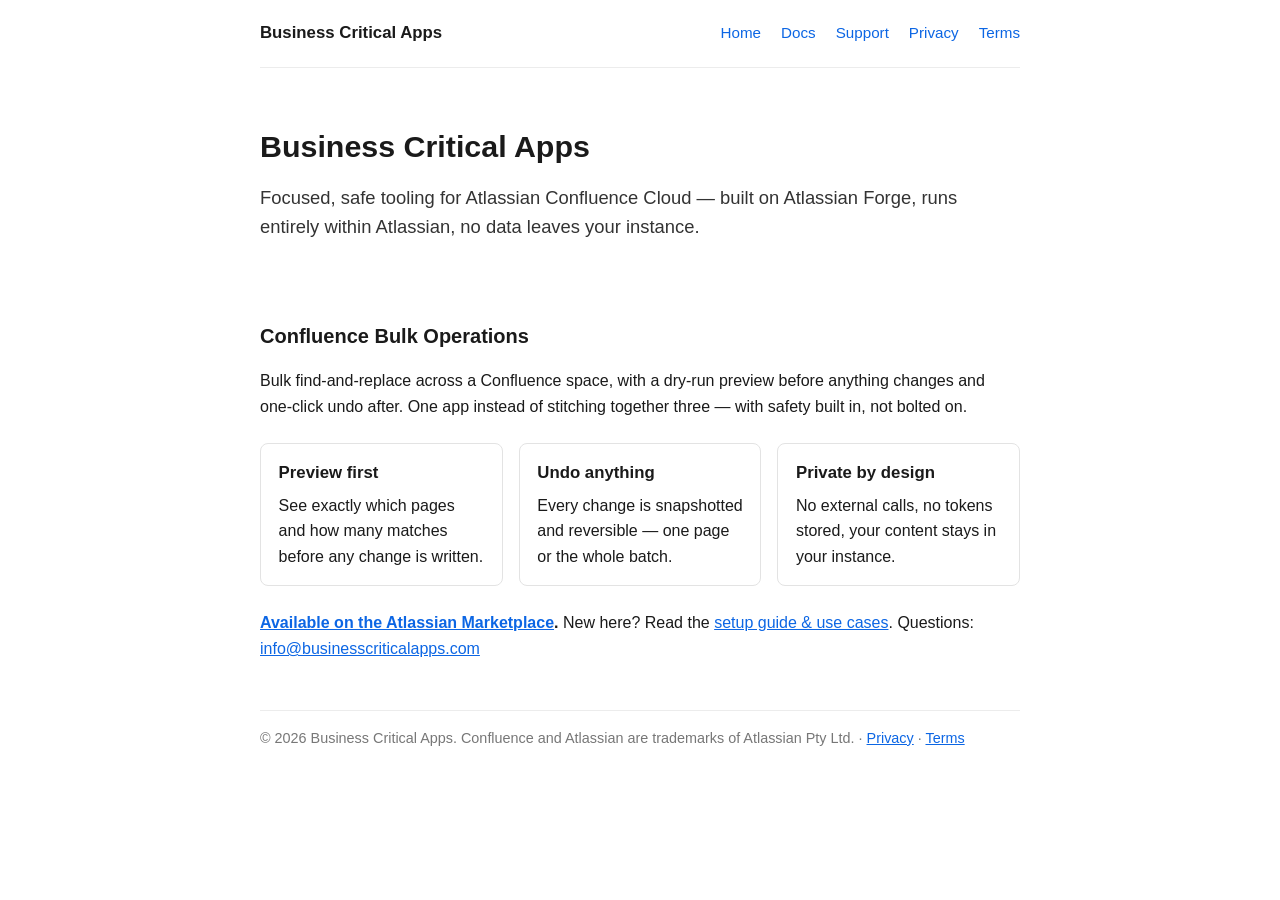
<file: index.html>
<!doctype html>
<html lang="en">
<head>
  <meta charset="utf-8" />
  <meta name="viewport" content="width=device-width, initial-scale=1" />
  <title>Business Critical Apps</title>
  <meta name="description" content="Business Critical Apps builds focused, safe tooling for Atlassian Confluence Cloud." />
  <link rel="canonical" href="https://businesscriticalapps.com/" />
  <link rel="stylesheet" href="/styles.css" />
</head>
<body>
  <nav class="site">
    <a class="brand" href="/">Business Critical Apps</a>
    <span class="links">
      <a href="/">Home</a>
      <a href="/docs">Docs</a>
      <a href="/support">Support</a>
      <a href="/privacy">Privacy</a>
      <a href="/terms">Terms</a>
    </span>
  </nav>

  <main>
    <section class="hero">
      <h1>Business Critical Apps</h1>
      <p class="lead">
        Focused, safe tooling for Atlassian Confluence Cloud — built on Atlassian Forge,
        runs entirely within Atlassian, no data leaves your instance.
      </p>
    </section>

    <h2>Confluence Bulk Operations</h2>
    <p>
      Bulk find-and-replace across a Confluence space, with a dry-run preview before anything changes
      and one-click undo after. One app instead of stitching together three — with safety built in,
      not bolted on.
    </p>

    <div class="card-row">
      <div class="card">
        <h3>Preview first</h3>
        See exactly which pages and how many matches before any change is written.
      </div>
      <div class="card">
        <h3>Undo anything</h3>
        Every change is snapshotted and reversible — one page or the whole batch.
      </div>
      <div class="card">
        <h3>Private by design</h3>
        No external calls, no tokens stored, your content stays in your instance.
      </div>
    </div>

    <p>
      <strong><a href="https://marketplace.atlassian.com/apps/192312721">Available on the Atlassian Marketplace</a>.</strong>
      New here? Read the <a href="/docs">setup guide &amp; use cases</a>.
      Questions: <a href="mailto:info@businesscriticalapps.com">info@businesscriticalapps.com</a>
    </p>

    <footer>
      © 2026 Business Critical Apps. Confluence and Atlassian are trademarks of Atlassian Pty Ltd.
      &middot; <a href="/privacy">Privacy</a> &middot; <a href="/terms">Terms</a>
    </footer>
  </main>
</body>
</html>
</file>
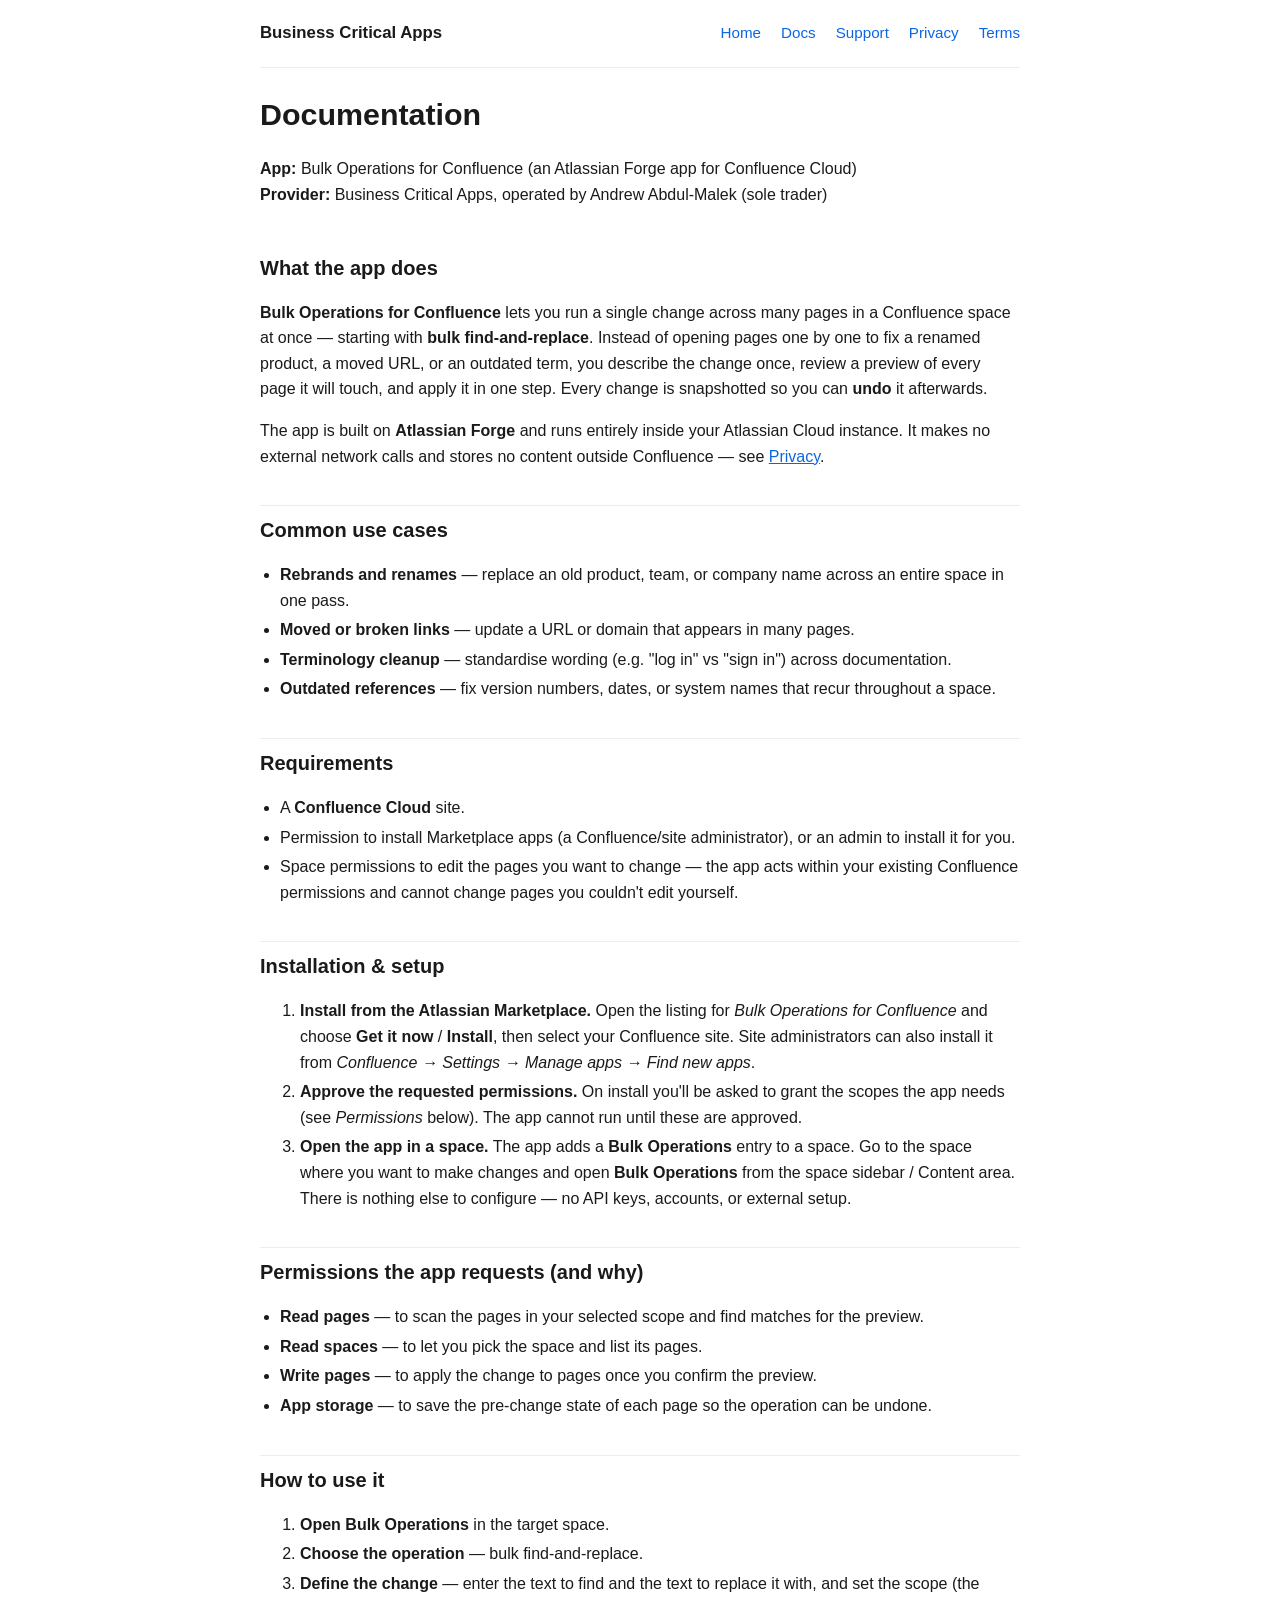
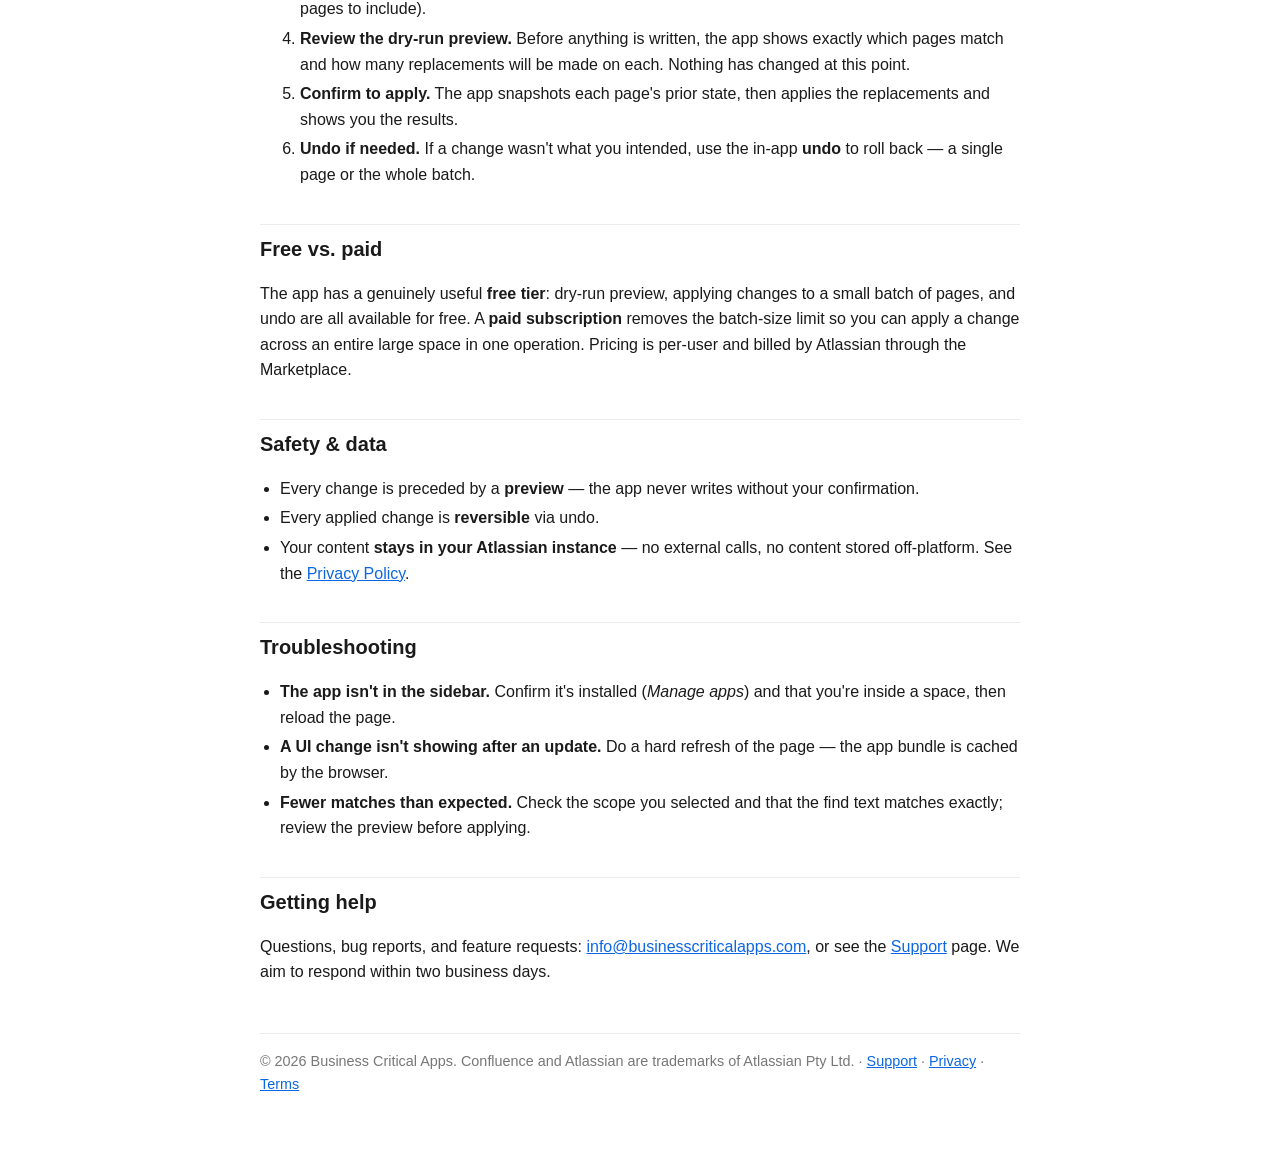
<file: docs/index.html>
<!doctype html>
<html lang="en">
<head>
  <meta charset="utf-8" />
  <meta name="viewport" content="width=device-width, initial-scale=1" />
  <title>Documentation — Bulk Operations for Confluence</title>
  <meta name="description" content="Setup guide and use cases for Bulk Operations for Confluence — bulk find-and-replace across a Confluence space with dry-run preview and one-click undo." />
  <link rel="canonical" href="https://businesscriticalapps.com/docs" />
  <link rel="stylesheet" href="/styles.css" />
</head>
<body>
  <nav class="site">
    <a class="brand" href="/">Business Critical Apps</a>
    <span class="links">
      <a href="/">Home</a>
      <a href="/docs">Docs</a>
      <a href="/support">Support</a>
      <a href="/privacy">Privacy</a>
      <a href="/terms">Terms</a>
    </span>
  </nav>

  <main>
    <h1>Documentation</h1>
    <p class="meta">
      <div><strong>App:</strong> Bulk Operations for Confluence (an Atlassian Forge app for Confluence Cloud)</div>
      <div><strong>Provider:</strong> Business Critical Apps, operated by Andrew Abdul-Malek (sole trader)</div>
    </p>

    <h2>What the app does</h2>
    <p>
      <strong>Bulk Operations for Confluence</strong> lets you run a single change across many pages in a
      Confluence space at once — starting with <strong>bulk find-and-replace</strong>. Instead of opening pages
      one by one to fix a renamed product, a moved URL, or an outdated term, you describe the change once, review
      a preview of every page it will touch, and apply it in one step. Every change is snapshotted so you can
      <strong>undo</strong> it afterwards.
    </p>
    <p>
      The app is built on <strong>Atlassian Forge</strong> and runs entirely inside your Atlassian Cloud
      instance. It makes no external network calls and stores no content outside Confluence — see
      <a href="/privacy">Privacy</a>.
    </p>

    <h2>Common use cases</h2>
    <ul>
      <li><strong>Rebrands and renames</strong> — replace an old product, team, or company name across an
        entire space in one pass.</li>
      <li><strong>Moved or broken links</strong> — update a URL or domain that appears in many pages.</li>
      <li><strong>Terminology cleanup</strong> — standardise wording (e.g. "log in" vs "sign in") across
        documentation.</li>
      <li><strong>Outdated references</strong> — fix version numbers, dates, or system names that recur
        throughout a space.</li>
    </ul>

    <h2>Requirements</h2>
    <ul>
      <li>A <strong>Confluence Cloud</strong> site.</li>
      <li>Permission to install Marketplace apps (a Confluence/site administrator), or an admin to install it
        for you.</li>
      <li>Space permissions to edit the pages you want to change — the app acts within your existing
        Confluence permissions and cannot change pages you couldn't edit yourself.</li>
    </ul>

    <h2>Installation &amp; setup</h2>
    <ol>
      <li><strong>Install from the Atlassian Marketplace.</strong> Open the listing for
        <em>Bulk Operations for Confluence</em> and choose <strong>Get it now</strong> / <strong>Install</strong>,
        then select your Confluence site. Site administrators can also install it from
        <em>Confluence&nbsp;→ Settings → Manage apps → Find new apps</em>.</li>
      <li><strong>Approve the requested permissions.</strong> On install you'll be asked to grant the scopes the
        app needs (see <em>Permissions</em> below). The app cannot run until these are approved.</li>
      <li><strong>Open the app in a space.</strong> The app adds a <strong>Bulk Operations</strong> entry to a
        space. Go to the space where you want to make changes and open <strong>Bulk Operations</strong> from the
        space sidebar / Content area. There is nothing else to configure — no API keys, accounts, or external
        setup.</li>
    </ol>

    <h2>Permissions the app requests (and why)</h2>
    <ul>
      <li><strong>Read pages</strong> — to scan the pages in your selected scope and find matches for the
        preview.</li>
      <li><strong>Read spaces</strong> — to let you pick the space and list its pages.</li>
      <li><strong>Write pages</strong> — to apply the change to pages once you confirm the preview.</li>
      <li><strong>App storage</strong> — to save the pre-change state of each page so the operation can be
        undone.</li>
    </ul>

    <h2>How to use it</h2>
    <ol>
      <li><strong>Open Bulk Operations</strong> in the target space.</li>
      <li><strong>Choose the operation</strong> — bulk find-and-replace.</li>
      <li><strong>Define the change</strong> — enter the text to find and the text to replace it with, and set
        the scope (the pages to include).</li>
      <li><strong>Review the dry-run preview.</strong> Before anything is written, the app shows exactly which
        pages match and how many replacements will be made on each. Nothing has changed at this point.</li>
      <li><strong>Confirm to apply.</strong> The app snapshots each page's prior state, then applies the
        replacements and shows you the results.</li>
      <li><strong>Undo if needed.</strong> If a change wasn't what you intended, use the in-app
        <strong>undo</strong> to roll back — a single page or the whole batch.</li>
    </ol>

    <h2>Free vs. paid</h2>
    <p>
      The app has a genuinely useful <strong>free tier</strong>: dry-run preview, applying changes to a small
      batch of pages, and undo are all available for free. A <strong>paid subscription</strong> removes the
      batch-size limit so you can apply a change across an entire large space in one operation. Pricing is
      per-user and billed by Atlassian through the Marketplace.
    </p>

    <h2>Safety &amp; data</h2>
    <ul>
      <li>Every change is preceded by a <strong>preview</strong> — the app never writes without your
        confirmation.</li>
      <li>Every applied change is <strong>reversible</strong> via undo.</li>
      <li>Your content <strong>stays in your Atlassian instance</strong> — no external calls, no content stored
        off-platform. See the <a href="/privacy">Privacy Policy</a>.</li>
    </ul>

    <h2>Troubleshooting</h2>
    <ul>
      <li><strong>The app isn't in the sidebar.</strong> Confirm it's installed (<em>Manage apps</em>) and that
        you're inside a space, then reload the page.</li>
      <li><strong>A UI change isn't showing after an update.</strong> Do a hard refresh of the page — the app
        bundle is cached by the browser.</li>
      <li><strong>Fewer matches than expected.</strong> Check the scope you selected and that the find text
        matches exactly; review the preview before applying.</li>
    </ul>

    <h2>Getting help</h2>
    <p>
      Questions, bug reports, and feature requests:
      <a href="mailto:info@businesscriticalapps.com">info@businesscriticalapps.com</a>, or see the
      <a href="/support">Support</a> page. We aim to respond within two business days.
    </p>

    <footer>
      © 2026 Business Critical Apps. Confluence and Atlassian are trademarks of Atlassian Pty Ltd.
      &middot; <a href="/support">Support</a> &middot; <a href="/privacy">Privacy</a> &middot; <a href="/terms">Terms</a>
    </footer>
  </main>
</body>
</html>
</file>
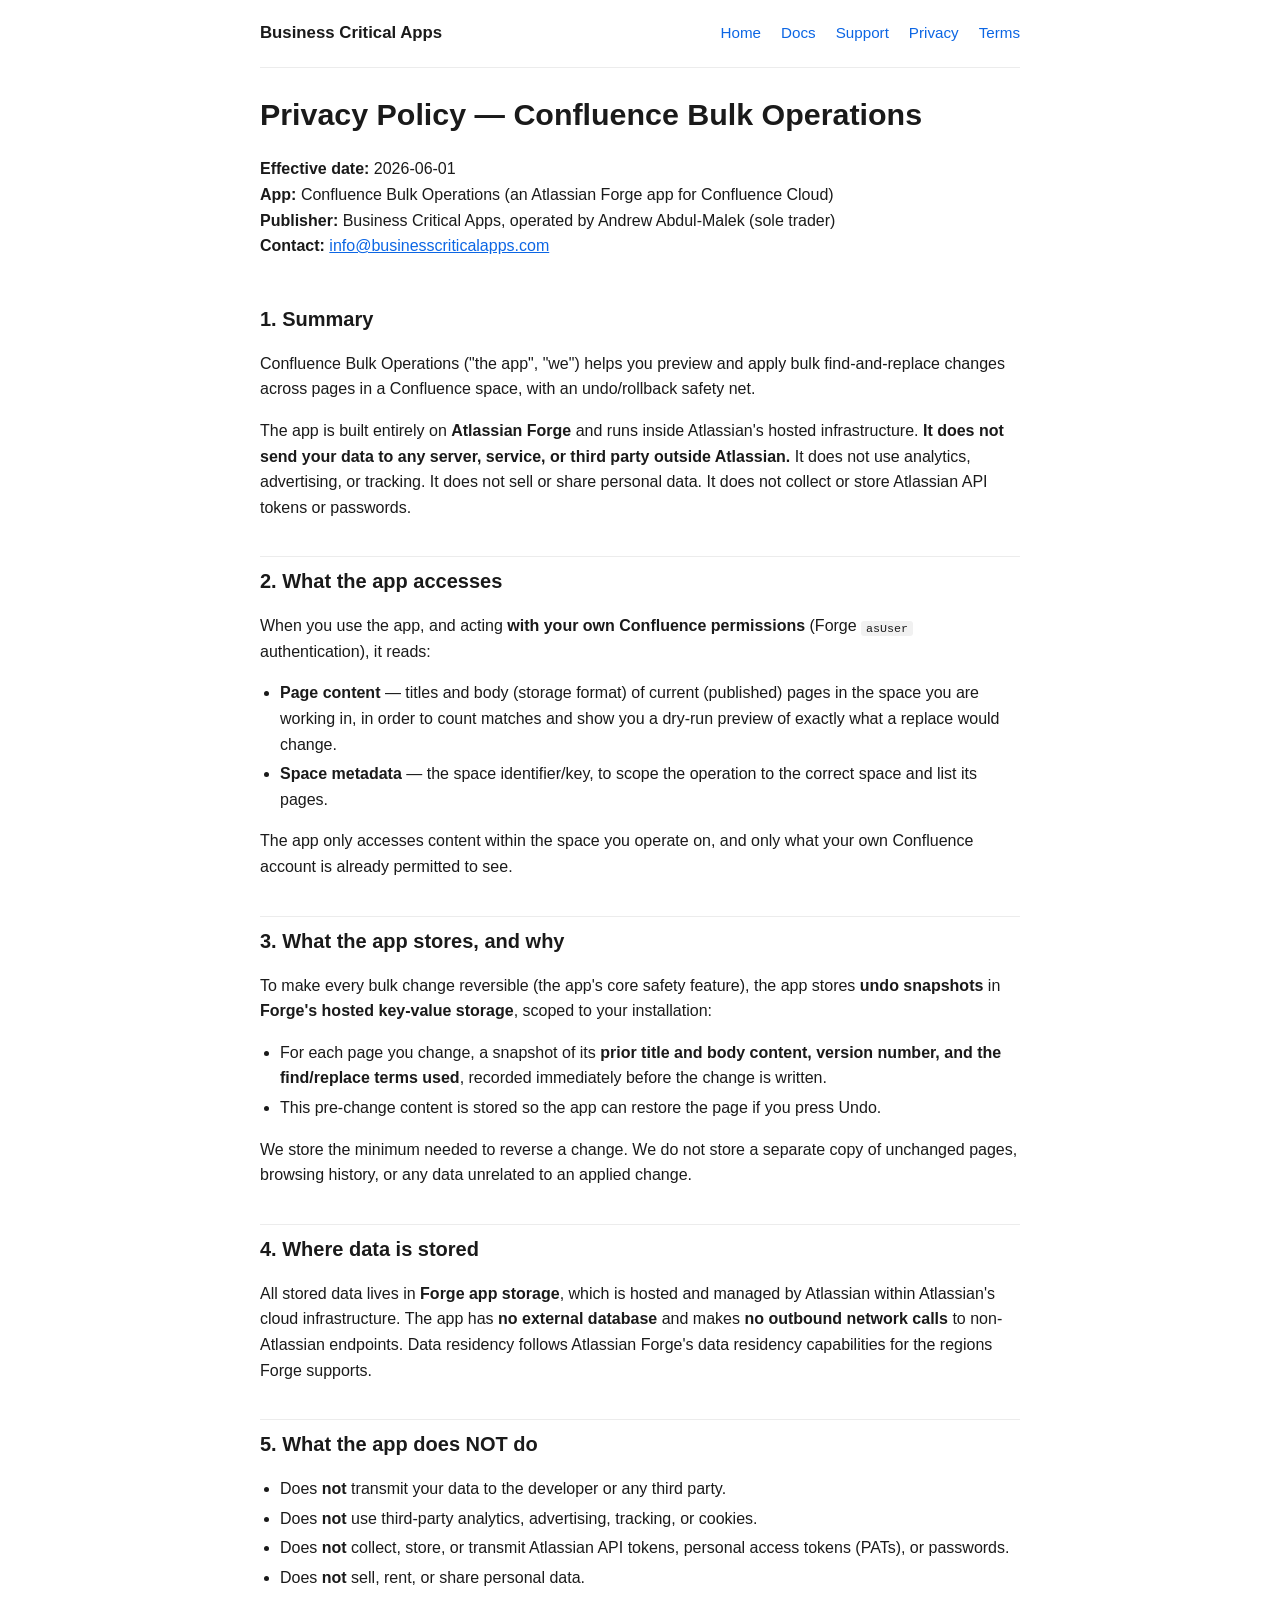
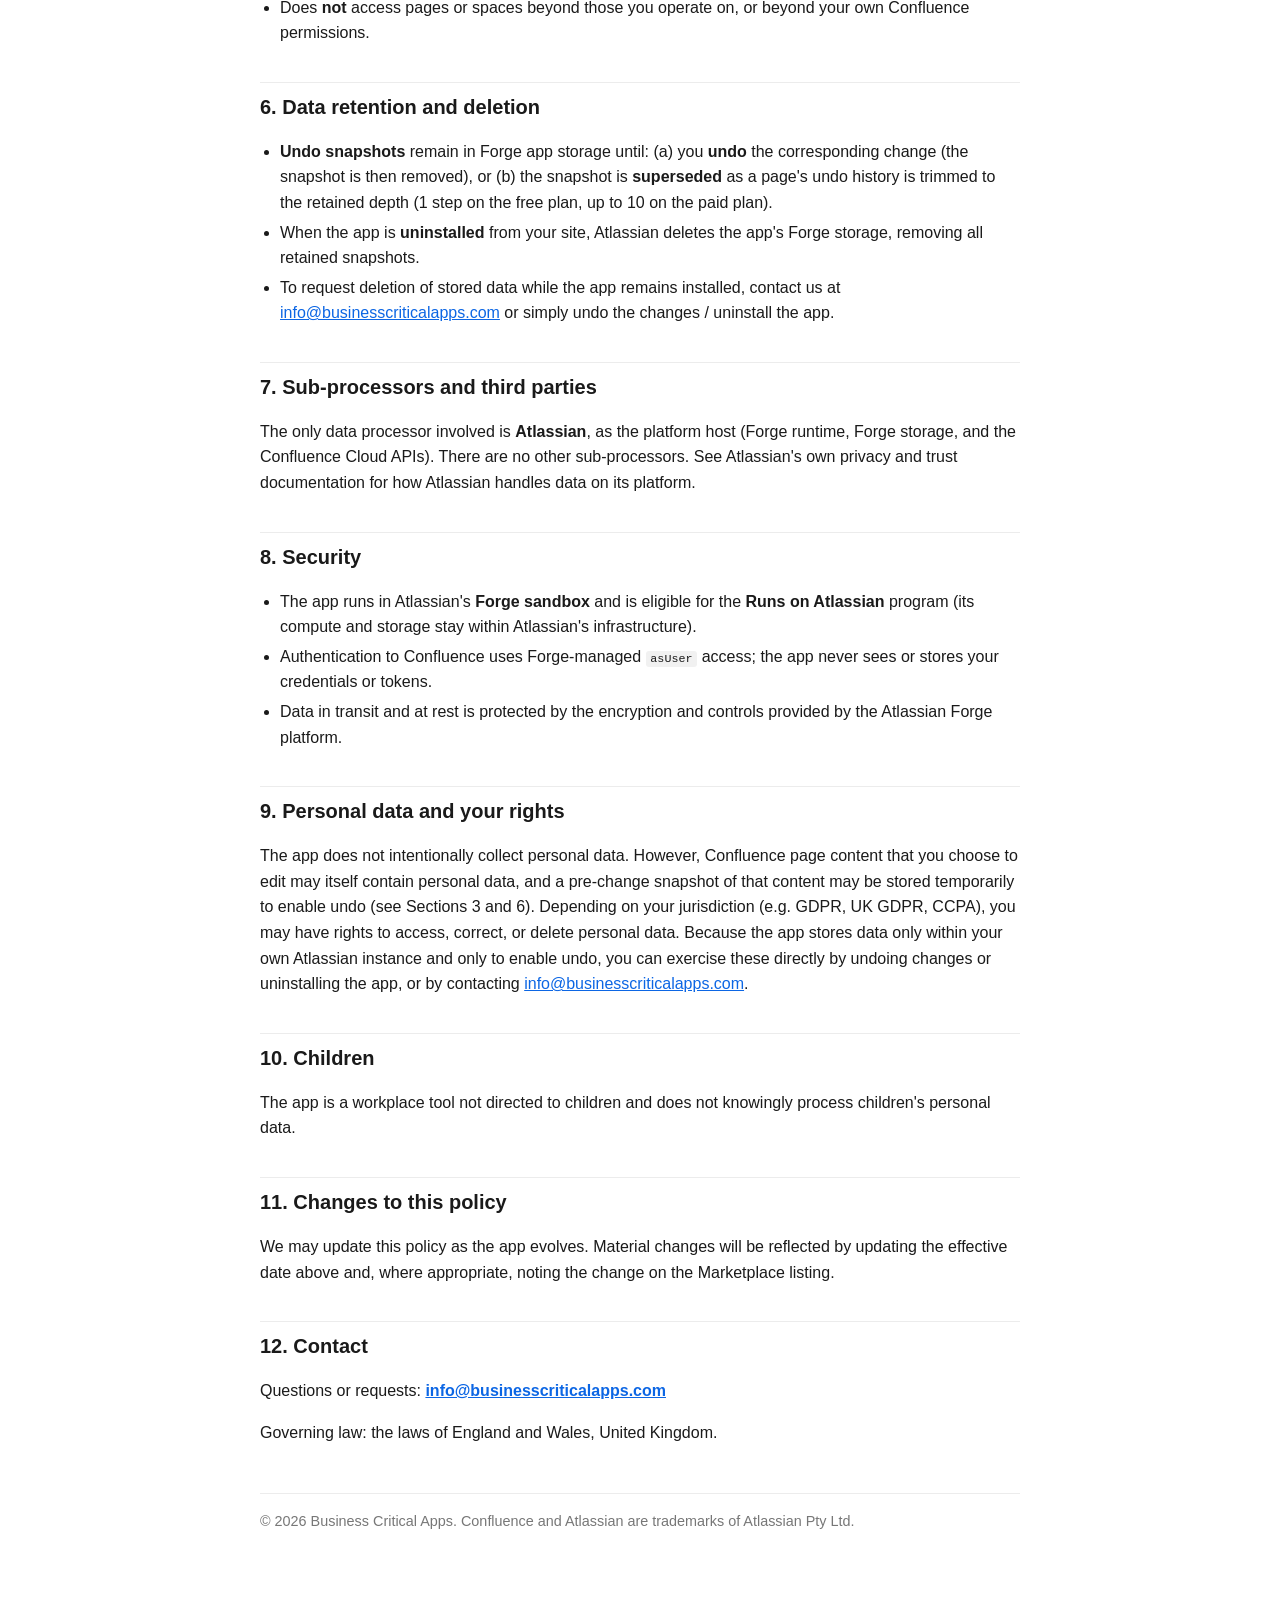
<file: privacy/index.html>
<!doctype html>
<html lang="en">
<head>
  <meta charset="utf-8" />
  <meta name="viewport" content="width=device-width, initial-scale=1" />
  <title>Privacy Policy — Confluence Bulk Operations</title>
  <meta name="description" content="Privacy policy for the Confluence Bulk Operations Atlassian Forge app." />
  <link rel="canonical" href="https://businesscriticalapps.com/privacy" />
  <link rel="stylesheet" href="/styles.css" />
</head>
<body>
  <nav class="site">
    <a class="brand" href="/">Business Critical Apps</a>
    <span class="links">
      <a href="/">Home</a>
      <a href="/docs">Docs</a>
      <a href="/support">Support</a>
      <a href="/privacy">Privacy</a>
      <a href="/terms">Terms</a>
    </span>
  </nav>

  <main>
    <h1>Privacy Policy — Confluence Bulk Operations</h1>
    <p class="meta">
      <div><strong>Effective date:</strong> 2026-06-01</div>
      <div><strong>App:</strong> Confluence Bulk Operations (an Atlassian Forge app for Confluence Cloud)</div>
      <div><strong>Publisher:</strong> Business Critical Apps, operated by Andrew Abdul-Malek (sole trader)</div>
      <div><strong>Contact:</strong> <a href="mailto:info@businesscriticalapps.com">info@businesscriticalapps.com</a></div>
    </p>

    <h2>1. Summary</h2>
    <p>
      Confluence Bulk Operations ("the app", "we") helps you preview and apply bulk find-and-replace
      changes across pages in a Confluence space, with an undo/rollback safety net.
    </p>
    <p>
      The app is built entirely on <strong>Atlassian Forge</strong> and runs inside Atlassian's hosted
      infrastructure. <strong>It does not send your data to any server, service, or third party outside
      Atlassian.</strong> It does not use analytics, advertising, or tracking. It does not sell or share
      personal data. It does not collect or store Atlassian API tokens or passwords.
    </p>

    <h2>2. What the app accesses</h2>
    <p>
      When you use the app, and acting <strong>with your own Confluence permissions</strong>
      (Forge <code>asUser</code> authentication), it reads:
    </p>
    <ul>
      <li><strong>Page content</strong> — titles and body (storage format) of current (published) pages
        in the space you are working in, in order to count matches and show you a dry-run preview of
        exactly what a replace would change.</li>
      <li><strong>Space metadata</strong> — the space identifier/key, to scope the operation to the
        correct space and list its pages.</li>
    </ul>
    <p>
      The app only accesses content within the space you operate on, and only what your own Confluence
      account is already permitted to see.
    </p>

    <h2>3. What the app stores, and why</h2>
    <p>
      To make every bulk change reversible (the app's core safety feature), the app stores
      <strong>undo snapshots</strong> in <strong>Forge's hosted key-value storage</strong>, scoped to
      your installation:
    </p>
    <ul>
      <li>For each page you change, a snapshot of its <strong>prior title and body content, version
        number, and the find/replace terms used</strong>, recorded immediately before the change is
        written.</li>
      <li>This pre-change content is stored so the app can restore the page if you press Undo.</li>
    </ul>
    <p>
      We store the minimum needed to reverse a change. We do not store a separate copy of unchanged
      pages, browsing history, or any data unrelated to an applied change.
    </p>

    <h2>4. Where data is stored</h2>
    <p>
      All stored data lives in <strong>Forge app storage</strong>, which is hosted and managed by
      Atlassian within Atlassian's cloud infrastructure. The app has <strong>no external database</strong>
      and makes <strong>no outbound network calls</strong> to non-Atlassian endpoints. Data residency
      follows Atlassian Forge's data residency capabilities for the regions Forge supports.
    </p>

    <h2>5. What the app does NOT do</h2>
    <ul>
      <li>Does <strong>not</strong> transmit your data to the developer or any third party.</li>
      <li>Does <strong>not</strong> use third-party analytics, advertising, tracking, or cookies.</li>
      <li>Does <strong>not</strong> collect, store, or transmit Atlassian API tokens, personal access
        tokens (PATs), or passwords.</li>
      <li>Does <strong>not</strong> sell, rent, or share personal data.</li>
      <li>Does <strong>not</strong> access pages or spaces beyond those you operate on, or beyond your own
        Confluence permissions.</li>
    </ul>

    <h2>6. Data retention and deletion</h2>
    <ul>
      <li><strong>Undo snapshots</strong> remain in Forge app storage until: (a) you <strong>undo</strong>
        the corresponding change (the snapshot is then removed), or (b) the snapshot is
        <strong>superseded</strong> as a page's undo history is trimmed to the retained depth (1 step on
        the free plan, up to 10 on the paid plan).</li>
      <li>When the app is <strong>uninstalled</strong> from your site, Atlassian deletes the app's Forge
        storage, removing all retained snapshots.</li>
      <li>To request deletion of stored data while the app remains installed, contact us at
        <a href="mailto:info@businesscriticalapps.com">info@businesscriticalapps.com</a> or simply undo
        the changes / uninstall the app.</li>
    </ul>

    <h2>7. Sub-processors and third parties</h2>
    <p>
      The only data processor involved is <strong>Atlassian</strong>, as the platform host (Forge runtime,
      Forge storage, and the Confluence Cloud APIs). There are no other sub-processors. See Atlassian's
      own privacy and trust documentation for how Atlassian handles data on its platform.
    </p>

    <h2>8. Security</h2>
    <ul>
      <li>The app runs in Atlassian's <strong>Forge sandbox</strong> and is eligible for the
        <strong>Runs on Atlassian</strong> program (its compute and storage stay within Atlassian's
        infrastructure).</li>
      <li>Authentication to Confluence uses Forge-managed <code>asUser</code> access; the app never sees
        or stores your credentials or tokens.</li>
      <li>Data in transit and at rest is protected by the encryption and controls provided by the
        Atlassian Forge platform.</li>
    </ul>

    <h2>9. Personal data and your rights</h2>
    <p>
      The app does not intentionally collect personal data. However, Confluence page content that you
      choose to edit may itself contain personal data, and a pre-change snapshot of that content may be
      stored temporarily to enable undo (see Sections 3 and 6). Depending on your jurisdiction (e.g. GDPR,
      UK GDPR, CCPA), you may have rights to access, correct, or delete personal data. Because the app
      stores data only within your own Atlassian instance and only to enable undo, you can exercise these
      directly by undoing changes or uninstalling the app, or by contacting
      <a href="mailto:info@businesscriticalapps.com">info@businesscriticalapps.com</a>.
    </p>

    <h2>10. Children</h2>
    <p>
      The app is a workplace tool not directed to children and does not knowingly process children's
      personal data.
    </p>

    <h2>11. Changes to this policy</h2>
    <p>
      We may update this policy as the app evolves. Material changes will be reflected by updating the
      effective date above and, where appropriate, noting the change on the Marketplace listing.
    </p>

    <h2>12. Contact</h2>
    <p>
      Questions or requests: <strong><a href="mailto:info@businesscriticalapps.com">info@businesscriticalapps.com</a></strong>
    </p>
    <p>Governing law: the laws of England and Wales, United Kingdom.</p>

    <footer>
      © 2026 Business Critical Apps. Confluence and Atlassian are trademarks of Atlassian Pty Ltd.
    </footer>
  </main>
</body>
</html>
</file>
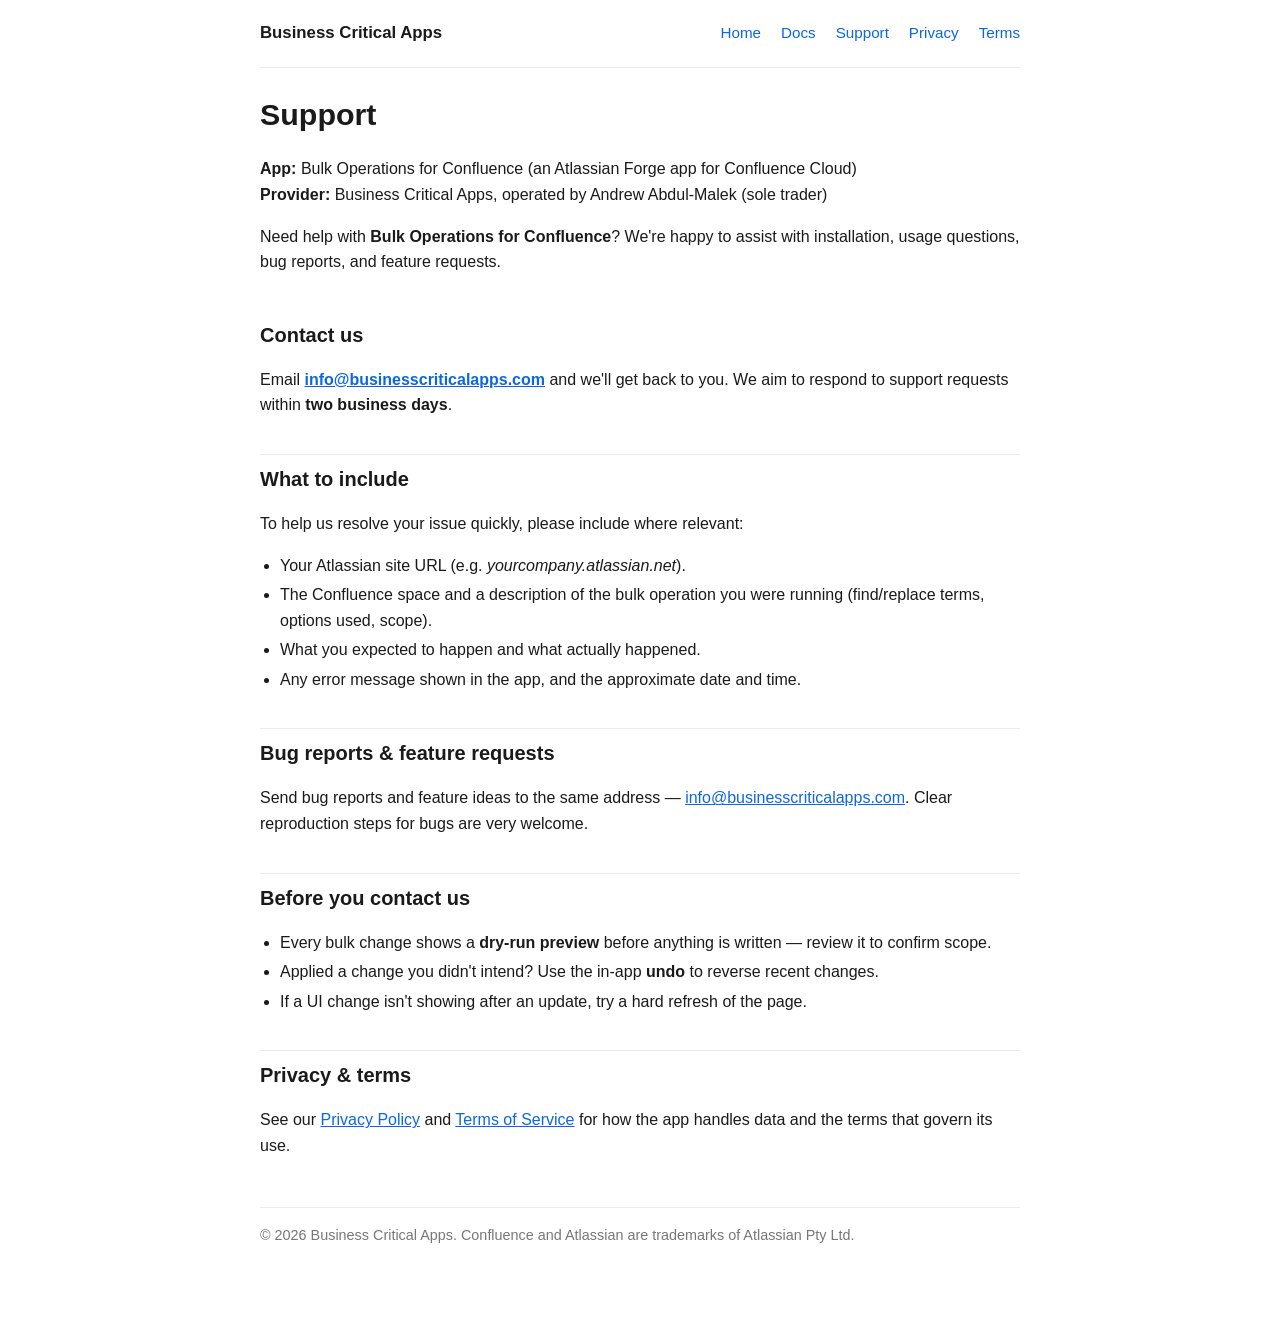
<file: support/index.html>
<!doctype html>
<html lang="en">
<head>
  <meta charset="utf-8" />
  <meta name="viewport" content="width=device-width, initial-scale=1" />
  <title>Support — Bulk Operations for Confluence</title>
  <meta name="description" content="Support and contact information for the Bulk Operations for Confluence Atlassian Forge app." />
  <link rel="canonical" href="https://businesscriticalapps.com/support" />
  <link rel="stylesheet" href="/styles.css" />
</head>
<body>
  <nav class="site">
    <a class="brand" href="/">Business Critical Apps</a>
    <span class="links">
      <a href="/">Home</a>
      <a href="/docs">Docs</a>
      <a href="/support">Support</a>
      <a href="/privacy">Privacy</a>
      <a href="/terms">Terms</a>
    </span>
  </nav>

  <main>
    <h1>Support</h1>
    <p class="meta">
      <div><strong>App:</strong> Bulk Operations for Confluence (an Atlassian Forge app for Confluence Cloud)</div>
      <div><strong>Provider:</strong> Business Critical Apps, operated by Andrew Abdul-Malek (sole trader)</div>
    </p>

    <p>
      Need help with <strong>Bulk Operations for Confluence</strong>? We're happy to assist with
      installation, usage questions, bug reports, and feature requests.
    </p>

    <h2>Contact us</h2>
    <p>
      Email <strong><a href="mailto:info@businesscriticalapps.com">info@businesscriticalapps.com</a></strong>
      and we'll get back to you. We aim to respond to support requests within
      <strong>two business days</strong>.
    </p>

    <h2>What to include</h2>
    <p>To help us resolve your issue quickly, please include where relevant:</p>
    <ul>
      <li>Your Atlassian site URL (e.g. <em>yourcompany.atlassian.net</em>).</li>
      <li>The Confluence space and a description of the bulk operation you were running
        (find/replace terms, options used, scope).</li>
      <li>What you expected to happen and what actually happened.</li>
      <li>Any error message shown in the app, and the approximate date and time.</li>
    </ul>

    <h2>Bug reports &amp; feature requests</h2>
    <p>
      Send bug reports and feature ideas to the same address —
      <a href="mailto:info@businesscriticalapps.com">info@businesscriticalapps.com</a>.
      Clear reproduction steps for bugs are very welcome.
    </p>

    <h2>Before you contact us</h2>
    <ul>
      <li>Every bulk change shows a <strong>dry-run preview</strong> before anything is written —
        review it to confirm scope.</li>
      <li>Applied a change you didn't intend? Use the in-app <strong>undo</strong> to reverse recent
        changes.</li>
      <li>If a UI change isn't showing after an update, try a hard refresh of the page.</li>
    </ul>

    <h2>Privacy &amp; terms</h2>
    <p>
      See our <a href="/privacy">Privacy Policy</a> and <a href="/terms">Terms of Service</a> for how the
      app handles data and the terms that govern its use.
    </p>

    <footer>
      © 2026 Business Critical Apps. Confluence and Atlassian are trademarks of Atlassian Pty Ltd.
    </footer>
  </main>
</body>
</html>
</file>
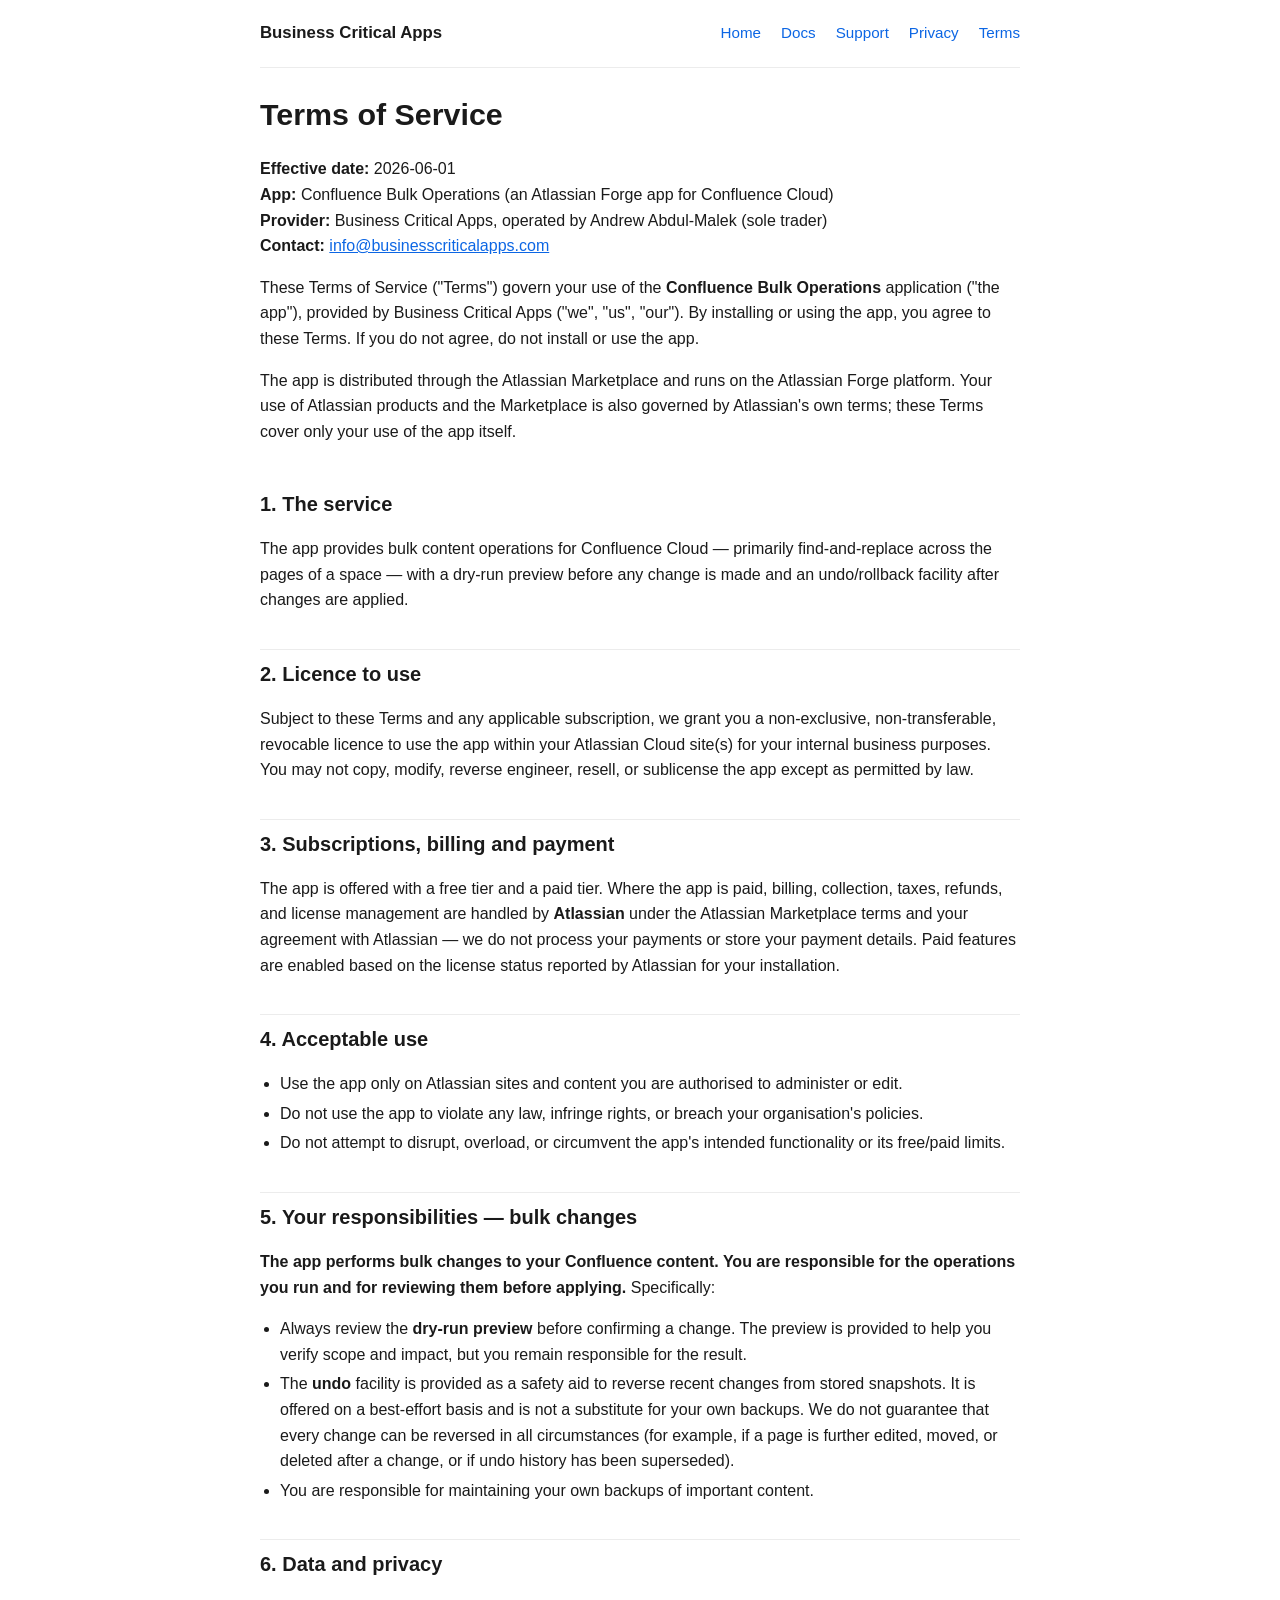
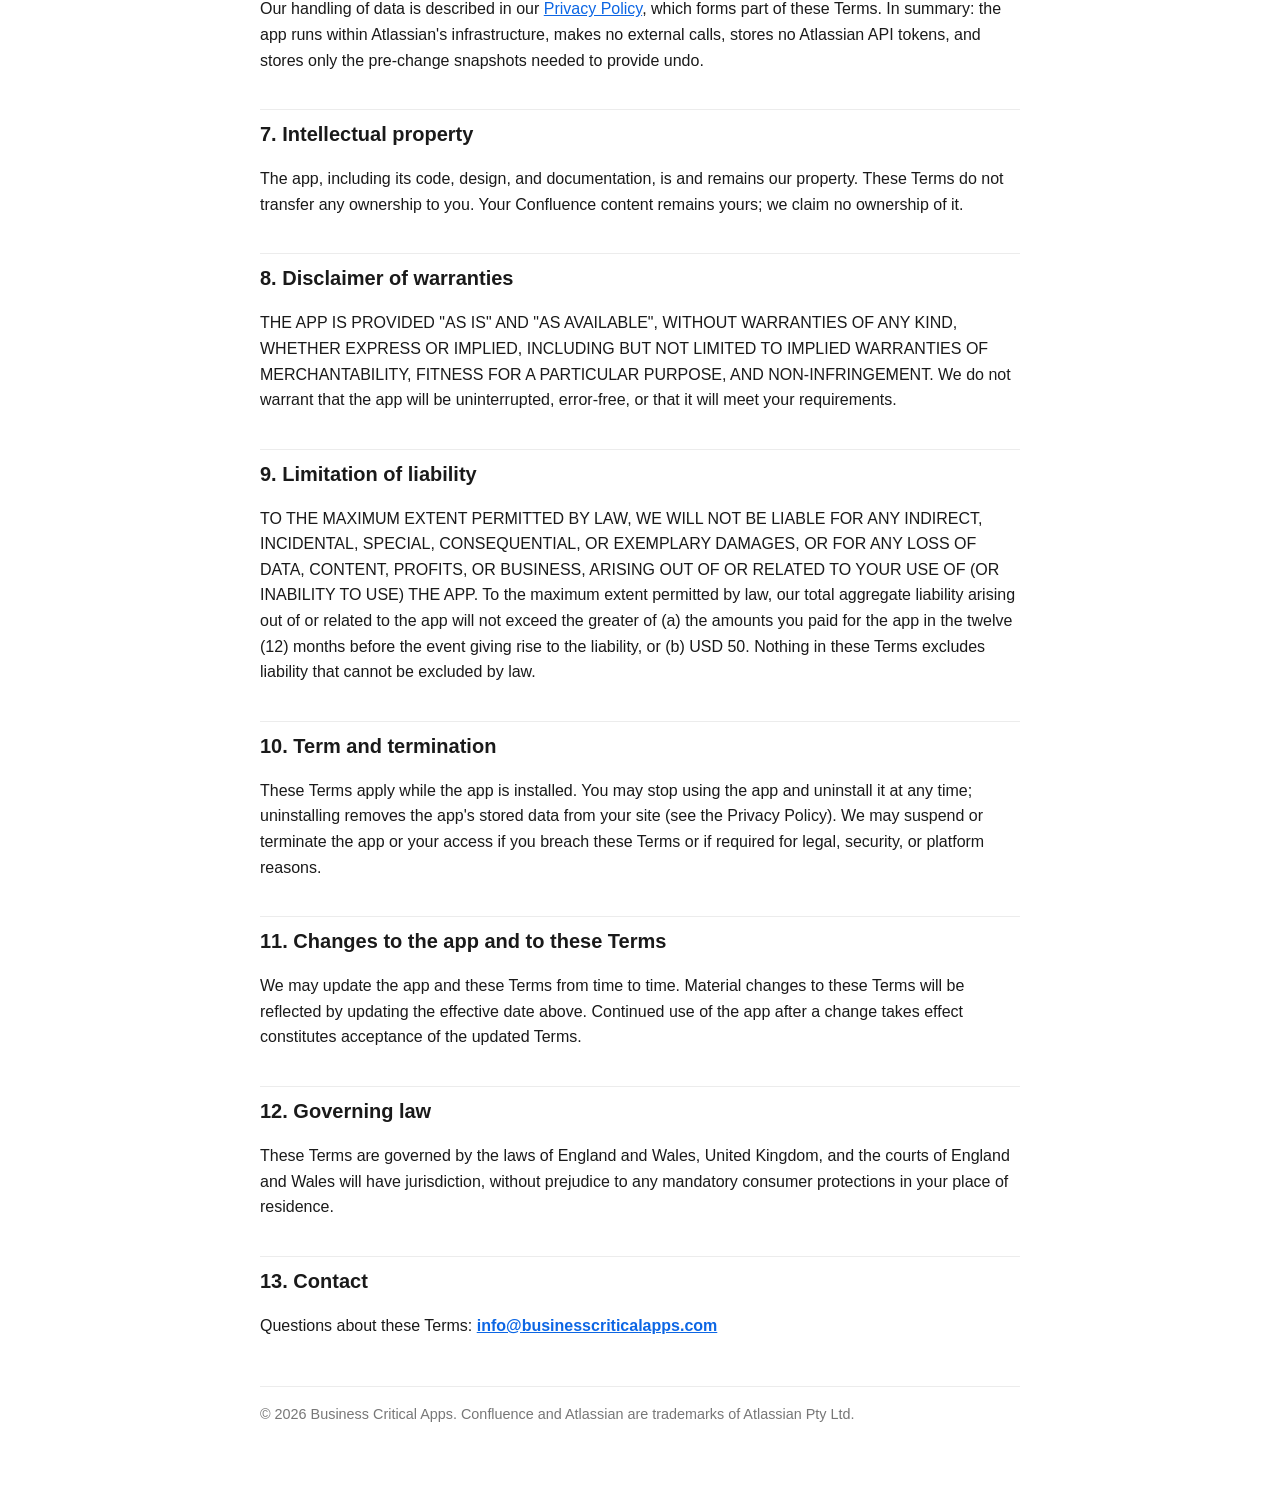
<file: terms/index.html>
<!doctype html>
<html lang="en">
<head>
  <meta charset="utf-8" />
  <meta name="viewport" content="width=device-width, initial-scale=1" />
  <title>Terms of Service — Confluence Bulk Operations</title>
  <meta name="description" content="Terms of Service / End User Terms for the Confluence Bulk Operations Atlassian Forge app." />
  <link rel="canonical" href="https://businesscriticalapps.com/terms" />
  <link rel="stylesheet" href="/styles.css" />
</head>
<body>
  <nav class="site">
    <a class="brand" href="/">Business Critical Apps</a>
    <span class="links">
      <a href="/">Home</a>
      <a href="/docs">Docs</a>
      <a href="/support">Support</a>
      <a href="/privacy">Privacy</a>
      <a href="/terms">Terms</a>
    </span>
  </nav>

  <main>
    <h1>Terms of Service</h1>
    <p class="meta">
      <div><strong>Effective date:</strong> 2026-06-01</div>
      <div><strong>App:</strong> Confluence Bulk Operations (an Atlassian Forge app for Confluence Cloud)</div>
      <div><strong>Provider:</strong> Business Critical Apps, operated by Andrew Abdul-Malek (sole trader)</div>
      <div><strong>Contact:</strong> <a href="mailto:info@businesscriticalapps.com">info@businesscriticalapps.com</a></div>
    </p>

    <p>
      These Terms of Service ("Terms") govern your use of the <strong>Confluence Bulk Operations</strong>
      application ("the app"), provided by Business Critical Apps ("we", "us", "our"). By installing or
      using the app, you agree to these Terms. If you do not agree, do not install or use the app.
    </p>
    <p>
      The app is distributed through the Atlassian Marketplace and runs on the Atlassian Forge platform.
      Your use of Atlassian products and the Marketplace is also governed by Atlassian's own terms; these
      Terms cover only your use of the app itself.
    </p>

    <h2>1. The service</h2>
    <p>
      The app provides bulk content operations for Confluence Cloud — primarily find-and-replace across
      the pages of a space — with a dry-run preview before any change is made and an undo/rollback facility
      after changes are applied.
    </p>

    <h2>2. Licence to use</h2>
    <p>
      Subject to these Terms and any applicable subscription, we grant you a non-exclusive, non-transferable,
      revocable licence to use the app within your Atlassian Cloud site(s) for your internal business
      purposes. You may not copy, modify, reverse engineer, resell, or sublicense the app except as
      permitted by law.
    </p>

    <h2>3. Subscriptions, billing and payment</h2>
    <p>
      The app is offered with a free tier and a paid tier. Where the app is paid, billing, collection,
      taxes, refunds, and license management are handled by <strong>Atlassian</strong> under the
      Atlassian Marketplace terms and your agreement with Atlassian — we do not process your payments or
      store your payment details. Paid features are enabled based on the license status reported by
      Atlassian for your installation.
    </p>

    <h2>4. Acceptable use</h2>
    <ul>
      <li>Use the app only on Atlassian sites and content you are authorised to administer or edit.</li>
      <li>Do not use the app to violate any law, infringe rights, or breach your organisation's policies.</li>
      <li>Do not attempt to disrupt, overload, or circumvent the app's intended functionality or its
        free/paid limits.</li>
    </ul>

    <h2>5. Your responsibilities — bulk changes</h2>
    <p>
      <strong>The app performs bulk changes to your Confluence content. You are responsible for the
      operations you run and for reviewing them before applying.</strong> Specifically:
    </p>
    <ul>
      <li>Always review the <strong>dry-run preview</strong> before confirming a change. The preview is
        provided to help you verify scope and impact, but you remain responsible for the result.</li>
      <li>The <strong>undo</strong> facility is provided as a safety aid to reverse recent changes from
        stored snapshots. It is offered on a best-effort basis and is not a substitute for your own
        backups. We do not guarantee that every change can be reversed in all circumstances (for example,
        if a page is further edited, moved, or deleted after a change, or if undo history has been
        superseded).</li>
      <li>You are responsible for maintaining your own backups of important content.</li>
    </ul>

    <h2>6. Data and privacy</h2>
    <p>
      Our handling of data is described in our <a href="/privacy">Privacy Policy</a>, which forms part of
      these Terms. In summary: the app runs within Atlassian's infrastructure, makes no external calls,
      stores no Atlassian API tokens, and stores only the pre-change snapshots needed to provide undo.
    </p>

    <h2>7. Intellectual property</h2>
    <p>
      The app, including its code, design, and documentation, is and remains our property. These Terms do
      not transfer any ownership to you. Your Confluence content remains yours; we claim no ownership of it.
    </p>

    <h2>8. Disclaimer of warranties</h2>
    <p>
      THE APP IS PROVIDED "AS IS" AND "AS AVAILABLE", WITHOUT WARRANTIES OF ANY KIND, WHETHER EXPRESS OR
      IMPLIED, INCLUDING BUT NOT LIMITED TO IMPLIED WARRANTIES OF MERCHANTABILITY, FITNESS FOR A PARTICULAR
      PURPOSE, AND NON-INFRINGEMENT. We do not warrant that the app will be uninterrupted, error-free, or
      that it will meet your requirements.
    </p>

    <h2>9. Limitation of liability</h2>
    <p>
      TO THE MAXIMUM EXTENT PERMITTED BY LAW, WE WILL NOT BE LIABLE FOR ANY INDIRECT, INCIDENTAL, SPECIAL,
      CONSEQUENTIAL, OR EXEMPLARY DAMAGES, OR FOR ANY LOSS OF DATA, CONTENT, PROFITS, OR BUSINESS, ARISING
      OUT OF OR RELATED TO YOUR USE OF (OR INABILITY TO USE) THE APP. To the maximum extent permitted by
      law, our total aggregate liability arising out of or related to the app will not exceed the greater
      of (a) the amounts you paid for the app in the twelve (12) months before the event giving rise to the
      liability, or (b) USD 50. Nothing in these Terms excludes liability that cannot be excluded by law.
    </p>

    <h2>10. Term and termination</h2>
    <p>
      These Terms apply while the app is installed. You may stop using the app and uninstall it at any time;
      uninstalling removes the app's stored data from your site (see the Privacy Policy). We may suspend or
      terminate the app or your access if you breach these Terms or if required for legal, security, or
      platform reasons.
    </p>

    <h2>11. Changes to the app and to these Terms</h2>
    <p>
      We may update the app and these Terms from time to time. Material changes to these Terms will be
      reflected by updating the effective date above. Continued use of the app after a change takes effect
      constitutes acceptance of the updated Terms.
    </p>

    <h2>12. Governing law</h2>
    <p>
      These Terms are governed by the laws of England and Wales, United Kingdom, and the courts of England
      and Wales will have jurisdiction, without prejudice to any mandatory consumer protections in your
      place of residence.
    </p>

    <h2>13. Contact</h2>
    <p>
      Questions about these Terms: <strong><a href="mailto:info@businesscriticalapps.com">info@businesscriticalapps.com</a></strong>
    </p>

    <footer>
      © 2026 Business Critical Apps. Confluence and Atlassian are trademarks of Atlassian Pty Ltd.
    </footer>
  </main>
</body>
</html>
</file>
<file: styles.css>
/* Shared styles for the Business Critical Apps site (businesscriticalapps.com). */
:root { color-scheme: light dark; }
* { box-sizing: border-box; }
body {
  font-family: -apple-system, BlinkMacSystemFont, "Segoe UI", Roboto, Helvetica, Arial, sans-serif;
  line-height: 1.6;
  color: #1a1a1a;
  background: #fff;
  margin: 0;
  padding: 0 1.25rem 5rem;
}
main { max-width: 760px; margin: 0 auto; }

/* Top nav */
nav.site {
  max-width: 760px;
  margin: 0 auto;
  padding: 1.25rem 0;
  display: flex;
  flex-wrap: wrap;
  gap: 1rem;
  align-items: baseline;
  border-bottom: 1px solid #ececec;
}
nav.site .brand { font-weight: 700; font-size: 1.05rem; color: inherit; text-decoration: none; }
nav.site .links { margin-left: auto; display: flex; gap: 1.25rem; }
nav.site .links a { color: #0c66e4; text-decoration: none; font-size: 0.95rem; }
nav.site .links a:hover { text-decoration: underline; }

h1 { font-size: 1.9rem; line-height: 1.2; margin: 1.75rem 0 0.25rem; }
h2 { font-size: 1.25rem; margin: 2.25rem 0 0.5rem; padding-top: 0.5rem; border-top: 1px solid #ececec; }
h2:first-of-type { border-top: none; }

.meta { color: #555; font-size: 0.95rem; margin: 0 0 1.5rem; }
.meta div { margin: 0.1rem 0; }

table { border-collapse: collapse; width: 100%; margin: 0.5rem 0; font-size: 0.95rem; }
th, td { border: 1px solid #ddd; padding: 0.5rem 0.65rem; text-align: left; vertical-align: top; }
th { background: #f6f6f6; }

ul { padding-left: 1.25rem; }
li { margin: 0.25rem 0; }
a { color: #0c66e4; }
code { background: #f1f1f1; padding: 0.05rem 0.3rem; border-radius: 3px; font-size: 0.9em; }

/* Landing hero */
.hero { padding: 2rem 0 1rem; }
.hero p.lead { font-size: 1.15rem; color: #333; }
.card-row { display: flex; flex-wrap: wrap; gap: 1rem; margin: 1.5rem 0; }
.card { flex: 1 1 220px; border: 1px solid #e3e3e3; border-radius: 8px; padding: 1rem 1.1rem; }
.card h3 { margin: 0 0 0.35rem; font-size: 1.05rem; }
.card a { text-decoration: none; }

footer { margin-top: 3rem; color: #777; font-size: 0.9rem; border-top: 1px solid #ececec; padding-top: 1rem; }

@media (prefers-color-scheme: dark) {
  body { background: #0f1115; color: #e6e6e6; }
  nav.site { border-bottom-color: #2a2d34; }
  h2 { border-top-color: #2a2d34; }
  th { background: #1b1e24; }
  th, td { border-color: #2a2d34; }
  code { background: #1b1e24; }
  .meta, footer, .hero p.lead { color: #9aa0a6; }
  .card { border-color: #2a2d34; }
  footer { border-top-color: #2a2d34; }
}
</file>
